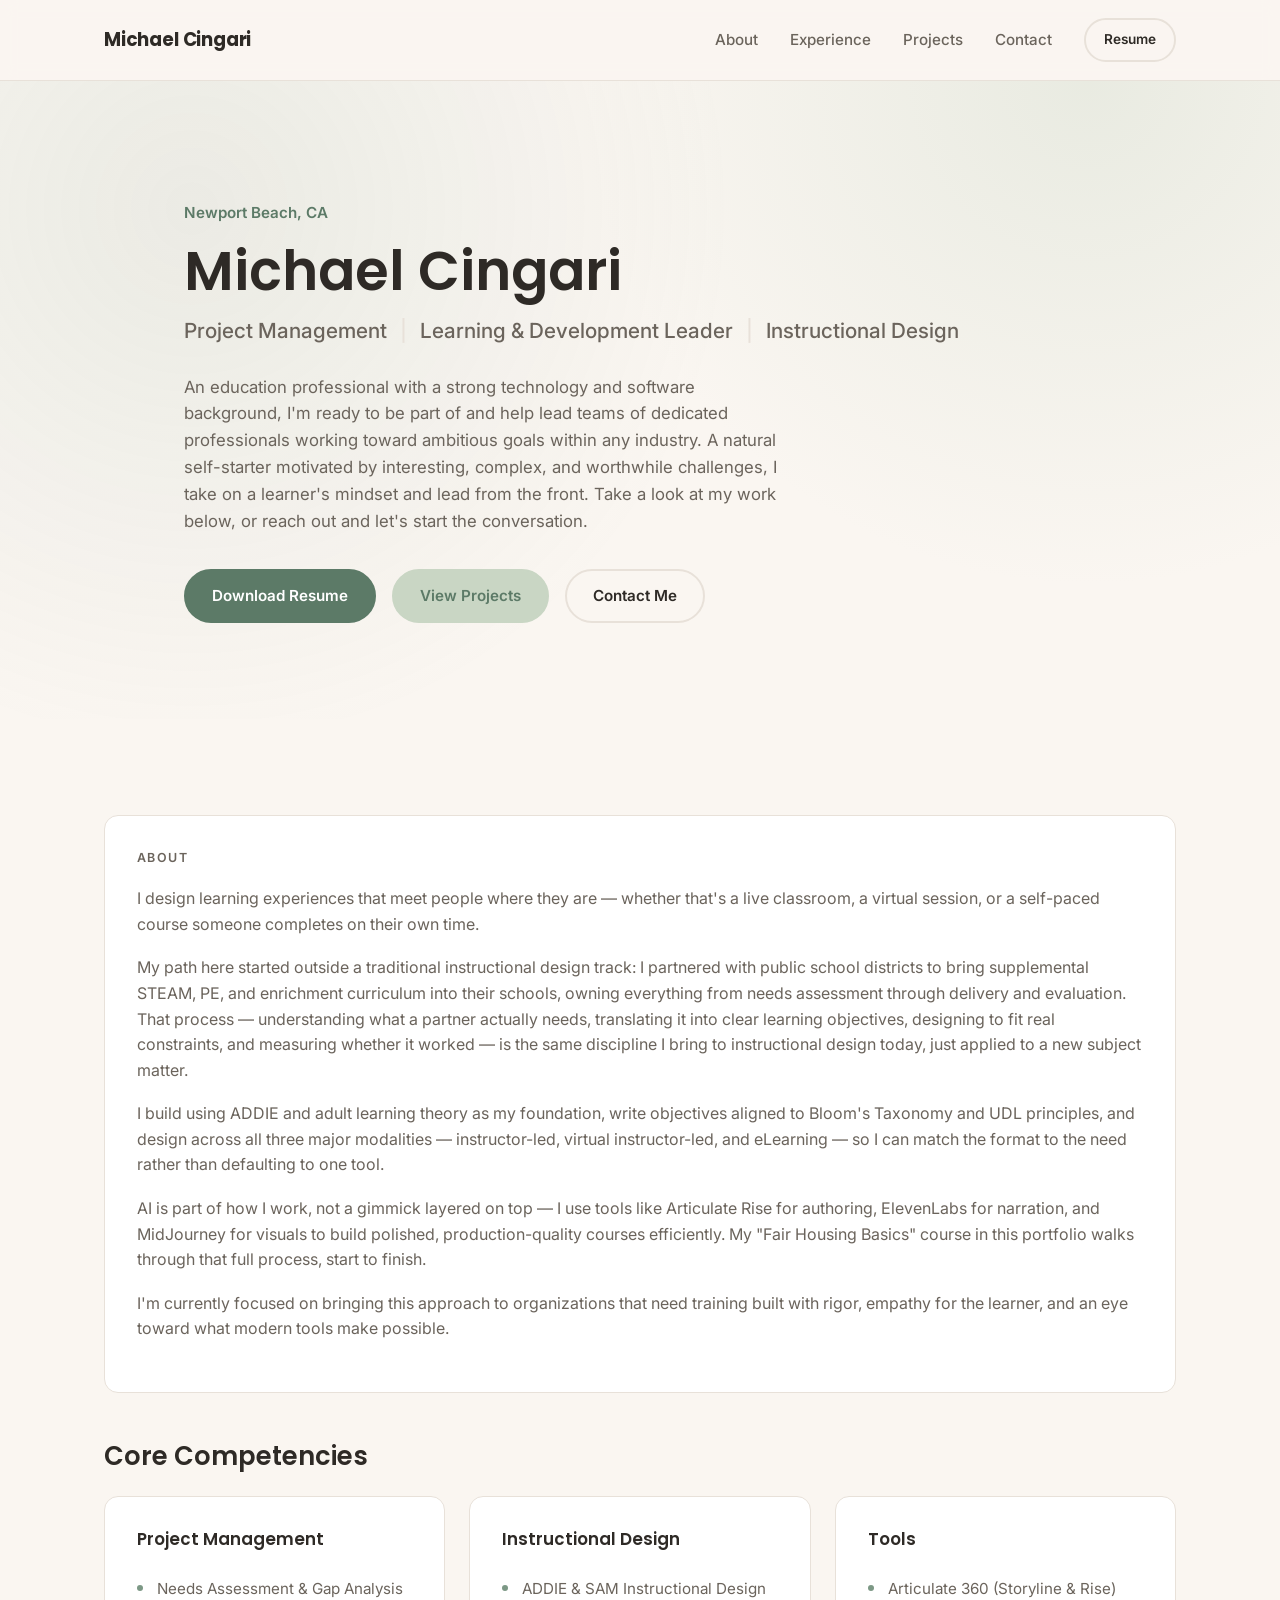
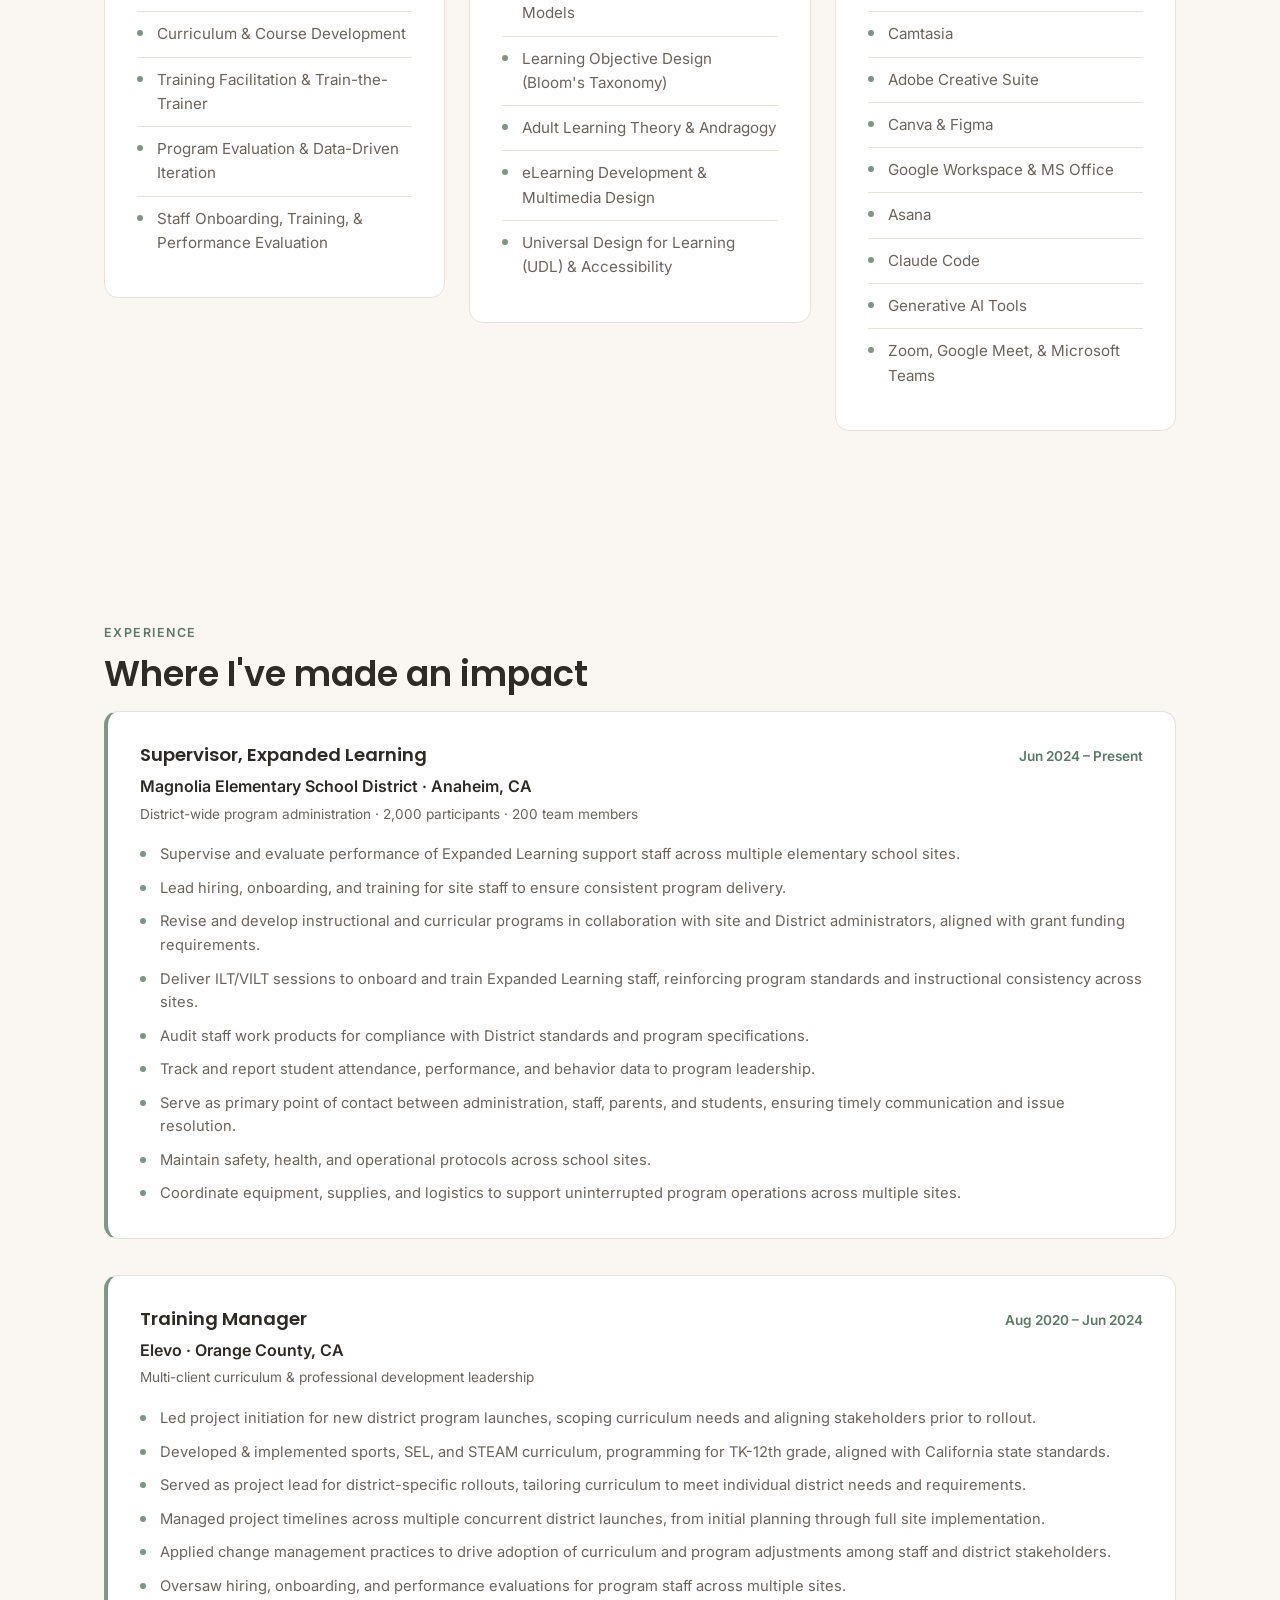
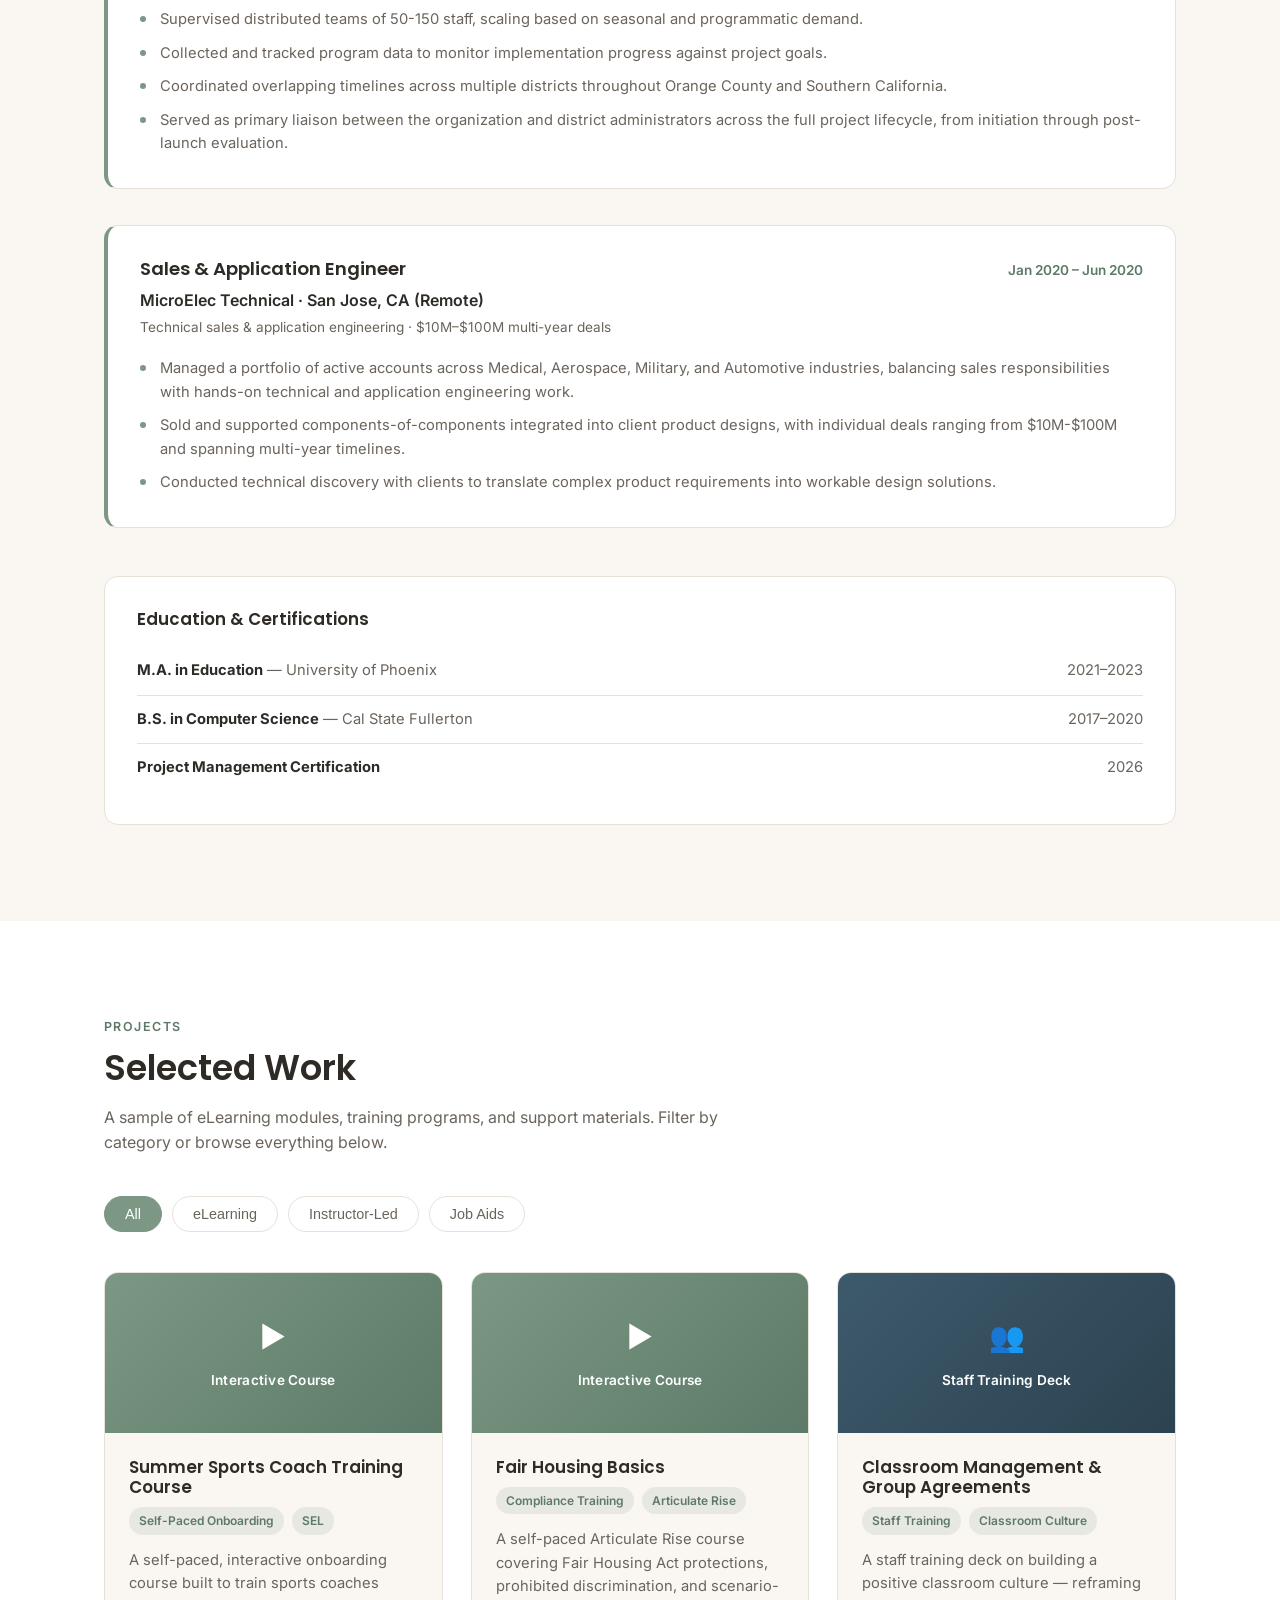
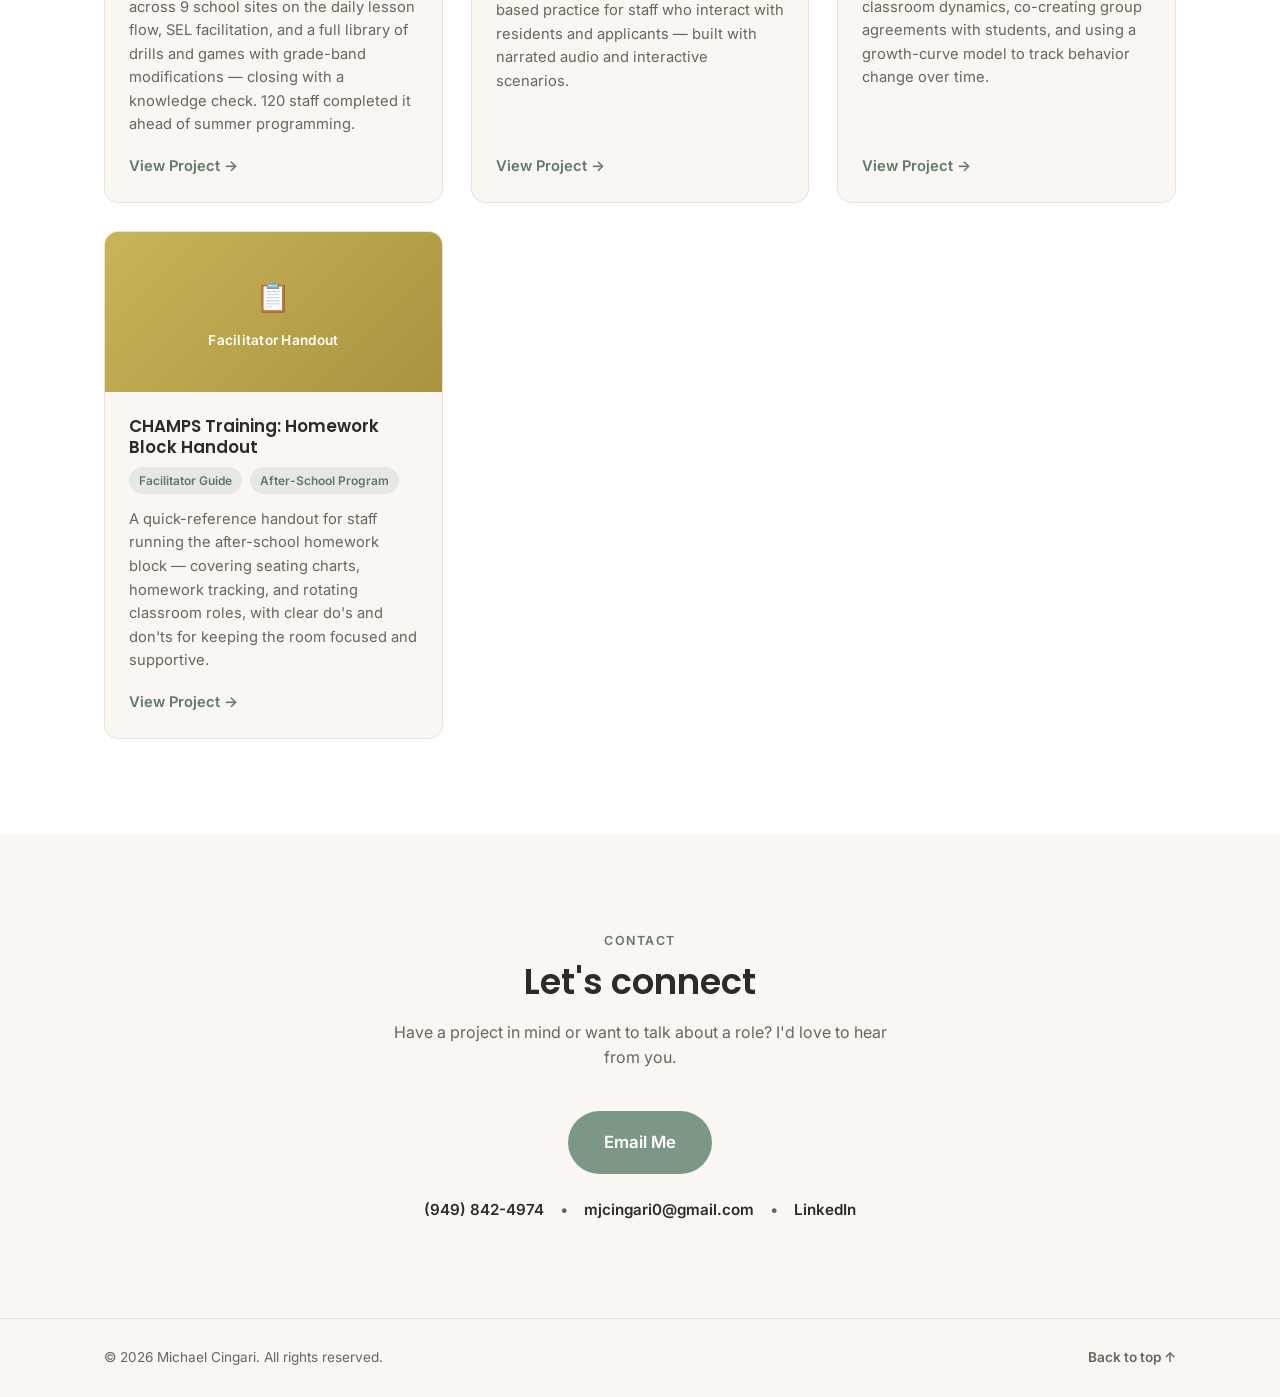
<file: index.html>
<!DOCTYPE html>
<html lang="en">
<head>
  <meta charset="UTF-8" />
  <meta name="viewport" content="width=device-width, initial-scale=1.0" />
  <title>Michael Cingari | Instructional Design Portfolio</title>
  <meta name="description" content="Michael Cingari — Learning & Development Leader and Instructional Designer. Portfolio of eLearning modules, training programs, and job aids." />

  <!-- Fonts -->
  <link rel="preconnect" href="https://fonts.googleapis.com" />
  <link rel="preconnect" href="https://fonts.gstatic.com" crossorigin />
  <link href="https://fonts.googleapis.com/css2?family=Poppins:wght@500;600;700&family=Inter:wght@400;500;600&display=swap" rel="stylesheet" />

  <link rel="stylesheet" href="css/style.css" />
  <link rel="icon" href="data:,">
</head>
<body>

  <!-- ===== Header / Nav ===== -->
  <header class="site-header">
    <div class="container header-inner">
      <a href="#top" class="logo">Michael Cingari</a>

      <nav class="main-nav" id="main-nav">
        <a href="#about">About</a>
        <a href="#experience">Experience</a>
        <a href="#projects">Projects</a>
        <a href="#contact">Contact</a>
        <a href="assets/resume/Michael-Cingari-Resume.pdf" class="btn btn-outline btn-sm" download>Resume</a>
      </nav>

      <button class="nav-toggle" id="nav-toggle" aria-label="Toggle menu" aria-expanded="false">
        <span></span><span></span><span></span>
      </button>
    </div>
  </header>

  <main id="top">

    <!-- ===== Hero ===== -->
    <section class="hero">
      <div class="container hero-inner">
        <p class="hero-location">Newport Beach, CA</p>
        <h1>Michael Cingari</h1>
        <p class="tagline">
          <span class="role">Project Management</span>
          <span class="role-sep" aria-hidden="true">|</span>
          <span class="role">Learning &amp; Development Leader</span>
          <span class="role-sep" aria-hidden="true">|</span>
          <span class="role">Instructional Design</span>
        </p>
        <p class="hero-summary">
          An education professional with a strong technology and software background, I'm
          ready to be part of and help lead teams of dedicated professionals working toward
          ambitious goals within any industry. A natural self-starter motivated by
          interesting, complex, and worthwhile challenges, I take on a learner's mindset and
          lead from the front. Take a look at my work below, or reach out and let's start the
          conversation.
        </p>
        <div class="hero-actions">
          <a href="assets/resume/Michael-Cingari-Resume.pdf" class="btn btn-accent" download>Download Resume</a>
          <a href="#projects" class="btn btn-light">View Projects</a>
          <a href="#contact" class="btn btn-outline">Contact Me</a>
        </div>
      </div>
    </section>

    <!-- ===== About ===== -->
    <section id="about" class="section about">
      <div class="container">
        <div class="about-text">
          <p class="section-label">About</p>
          <p>
            I design learning experiences that meet people where they are — whether that's a
            live classroom, a virtual session, or a self-paced course someone completes on
            their own time.
          </p>
          <p>
            My path here started outside a traditional instructional design track: I partnered
            with public school districts to bring supplemental STEAM, PE, and enrichment
            curriculum into their schools, owning everything from needs assessment through
            delivery and evaluation. That process — understanding what a partner actually
            needs, translating it into clear learning objectives, designing to fit real
            constraints, and measuring whether it worked — is the same discipline I bring to
            instructional design today, just applied to a new subject matter.
          </p>
          <p>
            I build using ADDIE and adult learning theory as my foundation, write objectives
            aligned to Bloom's Taxonomy and UDL principles, and design across all three major
            modalities — instructor-led, virtual instructor-led, and eLearning — so I can match
            the format to the need rather than defaulting to one tool.
          </p>
          <p>
            AI is part of how I work, not a gimmick layered on top — I use tools like
            Articulate Rise for authoring, ElevenLabs for narration, and MidJourney for visuals
            to build polished, production-quality courses efficiently. My "Fair Housing Basics"
            course in this portfolio walks through that full process, start to finish.
          </p>
          <p>
            I'm currently focused on bringing this approach to organizations that need
            training built with rigor, empathy for the learner, and an eye toward what modern
            tools make possible.
          </p>
        </div>

        <h3 class="skills-grid-heading">Core Competencies</h3>
        <div class="about-skills-grid">
          <div class="about-skills">
            <h3>Project Management</h3>
            <ul class="skills-list">
              <li>Needs Assessment &amp; Gap Analysis</li>
              <li>Curriculum &amp; Course Development</li>
              <li>Training Facilitation &amp; Train-the-Trainer</li>
              <li>Program Evaluation &amp; Data-Driven Iteration</li>
              <li>Staff Onboarding, Training, &amp; Performance Evaluation</li>
            </ul>
          </div>

          <div class="about-skills">
            <h3>Instructional Design</h3>
            <ul class="skills-list">
              <li>ADDIE &amp; SAM Instructional Design Models</li>
              <li>Learning Objective Design (Bloom's Taxonomy)</li>
              <li>Adult Learning Theory &amp; Andragogy</li>
              <li>eLearning Development &amp; Multimedia Design</li>
              <li>Universal Design for Learning (UDL) &amp; Accessibility</li>
            </ul>
          </div>

          <div class="about-skills">
            <h3>Tools</h3>
            <ul class="skills-list">
              <li>Articulate 360 (Storyline &amp; Rise)</li>
              <li>Camtasia</li>
              <li>Adobe Creative Suite</li>
              <li>Canva &amp; Figma</li>
              <li>Google Workspace &amp; MS Office</li>
              <li>Asana</li>
              <li>Claude Code</li>
              <li>Generative AI Tools</li>
              <li>Zoom, Google Meet, &amp; Microsoft Teams</li>
            </ul>
          </div>
        </div>
      </div>
    </section>

    <!-- ===== Experience ===== -->
    <section id="experience" class="section experience">
      <div class="container">
        <p class="section-label">Experience</p>
        <h2>Where I've made an impact</h2>

        <div class="timeline">
          <article class="timeline-item">
            <div class="timeline-heading">
              <h3>Supervisor, Expanded Learning</h3>
              <span class="timeline-dates">Jun 2024 – Present</span>
            </div>
            <p class="timeline-org">Magnolia Elementary School District · Anaheim, CA</p>
            <p class="timeline-meta">District-wide program administration · 2,000 participants · 200 team members</p>
            <ul class="timeline-list">
              <li>Supervise and evaluate performance of Expanded Learning support staff across multiple elementary school sites.</li>
              <li>Lead hiring, onboarding, and training for site staff to ensure consistent program delivery.</li>
              <li>Revise and develop instructional and curricular programs in collaboration with site and District administrators, aligned with grant funding requirements.</li>
              <li>Deliver ILT/VILT sessions to onboard and train Expanded Learning staff, reinforcing program standards and instructional consistency across sites.</li>
              <li>Audit staff work products for compliance with District standards and program specifications.</li>
              <li>Track and report student attendance, performance, and behavior data to program leadership.</li>
              <li>Serve as primary point of contact between administration, staff, parents, and students, ensuring timely communication and issue resolution.</li>
              <li>Maintain safety, health, and operational protocols across school sites.</li>
              <li>Coordinate equipment, supplies, and logistics to support uninterrupted program operations across multiple sites.</li>
            </ul>
          </article>

          <article class="timeline-item">
            <div class="timeline-heading">
              <h3>Training Manager</h3>
              <span class="timeline-dates">Aug 2020 – Jun 2024</span>
            </div>
            <p class="timeline-org">Elevo · Orange County, CA</p>
            <p class="timeline-meta">Multi-client curriculum &amp; professional development leadership</p>
            <ul class="timeline-list">
              <li>Led project initiation for new district program launches, scoping curriculum needs and aligning stakeholders prior to rollout.</li>
              <li>Developed &amp; implemented sports, SEL, and STEAM curriculum, programming for TK-12th grade, aligned with California state standards.</li>
              <li>Served as project lead for district-specific rollouts, tailoring curriculum to meet individual district needs and requirements.</li>
              <li>Managed project timelines across multiple concurrent district launches, from initial planning through full site implementation.</li>
              <li>Applied change management practices to drive adoption of curriculum and program adjustments among staff and district stakeholders.</li>
              <li>Oversaw hiring, onboarding, and performance evaluations for program staff across multiple sites.</li>
              <li>Supervised distributed teams of 50-150 staff, scaling based on seasonal and programmatic demand.</li>
              <li>Collected and tracked program data to monitor implementation progress against project goals.</li>
              <li>Coordinated overlapping timelines across multiple districts throughout Orange County and Southern California.</li>
              <li>Served as primary liaison between the organization and district administrators across the full project lifecycle, from initiation through post-launch evaluation.</li>
            </ul>
          </article>

          <article class="timeline-item">
            <div class="timeline-heading">
              <h3>Sales &amp; Application Engineer</h3>
              <span class="timeline-dates">Jan 2020 – Jun 2020</span>
            </div>
            <p class="timeline-org">MicroElec Technical · San Jose, CA (Remote)</p>
            <p class="timeline-meta">Technical sales &amp; application engineering · $10M–$100M multi-year deals</p>
            <ul class="timeline-list">
              <li>Managed a portfolio of active accounts across Medical, Aerospace, Military, and Automotive industries, balancing sales responsibilities with hands-on technical and application engineering work.</li>
              <li>Sold and supported components-of-components integrated into client product designs, with individual deals ranging from $10M-$100M and spanning multi-year timelines.</li>
              <li>Conducted technical discovery with clients to translate complex product requirements into workable design solutions.</li>
            </ul>
          </article>
        </div>

        <div class="education-block">
          <h3>Education &amp; Certifications</h3>
          <ul class="education-list">
            <li>
              <span class="edu-degree"><strong>M.A. in Education</strong> — University of Phoenix</span>
              <span class="edu-date">2021–2023</span>
            </li>
            <li>
              <span class="edu-degree"><strong>B.S. in Computer Science</strong> — Cal State Fullerton</span>
              <span class="edu-date">2017–2020</span>
            </li>
            <li>
              <span class="edu-degree"><strong>Project Management Certification</strong></span>
              <span class="edu-date">2026</span>
            </li>
          </ul>
        </div>
      </div>
    </section>

    <!-- ===== Projects ===== -->
    <section id="projects" class="section projects">
      <div class="container">
        <p class="section-label">Projects</p>
        <h2>Selected Work</h2>
        <p class="section-intro">
          A sample of eLearning modules, training programs, and support materials. Filter by
          category or browse everything below.
        </p>

        <div class="filter-bar" id="filter-bar">
          <button class="filter-btn active" data-filter="all">All</button>
          <button class="filter-btn" data-filter="elearning">eLearning</button>
          <button class="filter-btn" data-filter="ilt">Instructor-Led</button>
          <button class="filter-btn" data-filter="jobaid">Job Aids</button>
        </div>

        <!--
          PROJECT CARD TEMPLATE
          To add a new project: duplicate one <article class="project-card"> block below,
          update data-category, the thumbnail label/icon, title, tags, description, and the
          "View Project" link (point it at a file in /projects or an external review link).
          Category values wired to the filter bar above: elearning, ilt, jobaid.
          "video" is also supported by the filter script — add a filter button back in if you
          add a video project.
        -->
        <div class="projects-grid" id="projects-grid">

          <article class="project-card" data-category="elearning">
            <div class="card-thumb thumb-a">
              <span class="thumb-icon" aria-hidden="true">▶</span>
              <span class="thumb-label">Interactive Course</span>
            </div>
            <div class="card-body">
              <h3>Summer Sports Coach Training Course</h3>
              <div class="card-tags">
                <span class="tag">Self-Paced Onboarding</span>
                <span class="tag">SEL</span>
              </div>
              <p>
                A self-paced, interactive onboarding course built to train sports coaches across
                9 school sites on the daily lesson flow, SEL facilitation, and a full library of
                drills and games with grade-band modifications — closing with a knowledge check.
                120 staff completed it ahead of summer programming.
              </p>
              <a href="projects/coach-training-course.html" class="card-link" target="_blank" rel="noopener">View Project →</a>
            </div>
          </article>

          <article class="project-card" data-category="elearning">
            <div class="card-thumb thumb-a">
              <span class="thumb-icon" aria-hidden="true">▶</span>
              <span class="thumb-label">Interactive Course</span>
            </div>
            <div class="card-body">
              <h3>Fair Housing Basics</h3>
              <div class="card-tags">
                <span class="tag">Compliance Training</span>
                <span class="tag">Articulate Rise</span>
              </div>
              <p>
                A self-paced Articulate Rise course covering Fair Housing Act protections,
                prohibited discrimination, and scenario-based practice for staff who interact
                with residents and applicants — built with narrated audio and interactive
                scenarios.
              </p>
              <a href="projects/fair-housing-basics/content/index.html" class="card-link" target="_blank" rel="noopener">View Project →</a>
            </div>
          </article>

          <article class="project-card" data-category="ilt">
            <div class="card-thumb thumb-b">
              <span class="thumb-icon" aria-hidden="true">👥</span>
              <span class="thumb-label">Staff Training Deck</span>
            </div>
            <div class="card-body">
              <h3>Classroom Management &amp; Group Agreements</h3>
              <div class="card-tags">
                <span class="tag">Staff Training</span>
                <span class="tag">Classroom Culture</span>
              </div>
              <p>
                A staff training deck on building a positive classroom culture — reframing
                classroom dynamics, co-creating group agreements with students, and using a
                growth-curve model to track behavior change over time.
              </p>
              <a href="projects/classroom-management-group-agreements.pdf" class="card-link" target="_blank" rel="noopener">View Project →</a>
            </div>
          </article>

          <article class="project-card" data-category="jobaid">
            <div class="card-thumb thumb-c">
              <span class="thumb-icon" aria-hidden="true">📋</span>
              <span class="thumb-label">Facilitator Handout</span>
            </div>
            <div class="card-body">
              <h3>CHAMPS Training: Homework Block Handout</h3>
              <div class="card-tags">
                <span class="tag">Facilitator Guide</span>
                <span class="tag">After-School Program</span>
              </div>
              <p>
                A quick-reference handout for staff running the after-school homework block —
                covering seating charts, homework tracking, and rotating classroom roles, with
                clear do's and don'ts for keeping the room focused and supportive.
              </p>
              <a href="projects/champs-homework-block-handout.pdf" class="card-link" target="_blank" rel="noopener">View Project →</a>
            </div>
          </article>

        </div>

        <p class="empty-state" id="empty-state" hidden>No projects in this category yet.</p>
      </div>
    </section>

    <!-- ===== Contact ===== -->
    <section id="contact" class="section contact">
      <div class="container contact-inner">
        <p class="section-label">Contact</p>
        <h2>Let's connect</h2>
        <p class="section-intro">
          Have a project in mind or want to talk about a role? I'd love to hear from you.
        </p>
        <a href="mailto:mjcingari0@gmail.com" class="btn btn-primary btn-lg">Email Me</a>
        <div class="contact-links">
          <a href="tel:+19498424974">(949) 842-4974</a>
          <span class="dot" aria-hidden="true">•</span>
          <a href="mailto:mjcingari0@gmail.com">mjcingari0@gmail.com</a>
          <span class="dot" aria-hidden="true">•</span>
          <a href="https://www.linkedin.com/in/michael-cingari-381017b8/" target="_blank" rel="noopener">LinkedIn</a>
        </div>
      </div>
    </section>

  </main>

  <footer class="site-footer">
    <div class="container footer-inner">
      <p>&copy; <span id="year"></span> Michael Cingari. All rights reserved.</p>
      <a href="#top" class="back-to-top">Back to top ↑</a>
    </div>
  </footer>

  <script src="js/main.js"></script>
</body>
</html>
</file>
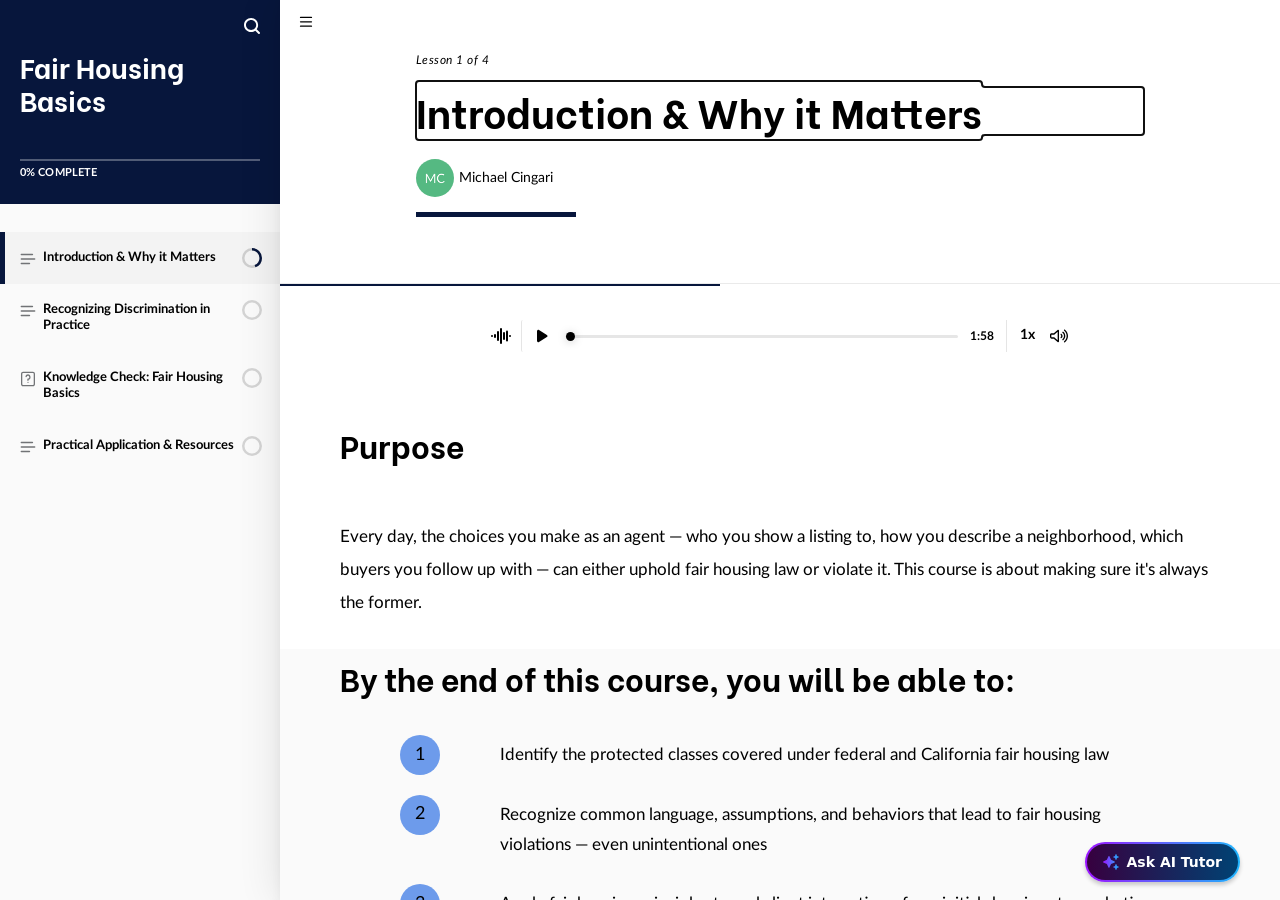
<file: projects/fair-housing-basics-raw-LJELBG0f (1)/content/index.html>
<!doctype html>
<!-- 
course package version: LJELBG0f
rise_frontend sha: 98ac12b455642e4385afce6d5a850cb9b98d5d4d
ai_scenario sha: 32307d9adf20c2ef70dbe43adbb7ed4ef85c803d
learn_distribution_frontend sha: 8fddd2f56528f29818193d9cc1c8115b83bb6966
mondrian sha: 50ee8418fe6979449c0eed8f11dd10e775b7b180
sandbox sha: 42753f3391b109fa3788c525c22880445ab48325
 -->
<html lang="en">
  <head>
    <meta charset="utf-8">
    <meta name="viewport" content="width=device-width,initial-scale=1">
    <title>Fair Housing Basics</title>
    
    <script type="application/json" id="__CONFIG__">
      {"remoteManifest":{"ai_scenario":{".js":["ai-scenario/entry.js"]},"learn_distribution_frontend":{".js":["learn_dist/entry.js"]},"mondrian":{".js":["mondrian/entry.js"]}},"assetTargetPrefixes":{"media":"assets","font":"lib/fonts"},"loadOnlyInLms":false}
    </script>
    
    <script src="lib/dist/8f089cd2.js"></script>
  </head>
  <body>
    <div id="app"></div>
    
      <script src="lib/rise/91c01367.js"></script>
    
  </body>
</html>
</file>
<file: css/style.css>
/* ===================================================
   Design tokens
=================================================== */
:root {
  --color-bg: #FAF6F1;
  --color-surface: #FFFFFF;
  --color-text: #2E2A26;
  --color-text-muted: #6B645C;
  --color-border: #E8E1D9;
  --color-accent: #7C9885;
  --color-accent-dark: #5C7A67;
  --color-accent-soft: #C9D6C4;

  --font-heading: 'Poppins', 'Segoe UI', sans-serif;
  --font-body: 'Inter', 'Segoe UI', sans-serif;

  --max-width: 1120px;
  --radius: 14px;
  --shadow-sm: 0 1px 3px rgba(46, 42, 38, 0.08);
  --shadow-md: 0 8px 24px rgba(46, 42, 38, 0.10);
}

/* ===================================================
   Reset & base
=================================================== */
* { box-sizing: border-box; margin: 0; padding: 0; }

html { scroll-behavior: smooth; }

body {
  font-family: var(--font-body);
  color: var(--color-text);
  background: var(--color-bg);
  line-height: 1.6;
  -webkit-font-smoothing: antialiased;
}

img { max-width: 100%; display: block; }

a { color: inherit; text-decoration: none; }

ul { list-style: none; }

h1, h2, h3 { font-family: var(--font-heading); font-weight: 600; line-height: 1.2; }

.container {
  max-width: var(--max-width);
  margin: 0 auto;
  padding: 0 24px;
}

.section { padding: 96px 0; }

.section-label {
  text-transform: uppercase;
  letter-spacing: 0.12em;
  font-size: 0.78rem;
  font-weight: 600;
  color: var(--color-accent-dark);
  margin-bottom: 10px;
}

.section h2 {
  font-size: clamp(1.7rem, 3vw, 2.2rem);
  margin-bottom: 16px;
}

.section-intro {
  color: var(--color-text-muted);
  max-width: 620px;
  margin-bottom: 40px;
}

/* ===================================================
   Buttons
=================================================== */
.btn {
  display: inline-flex;
  align-items: center;
  justify-content: center;
  gap: 8px;
  padding: 13px 26px;
  border-radius: 999px;
  font-weight: 600;
  font-size: 0.95rem;
  cursor: pointer;
  border: 2px solid transparent;
  transition: transform 0.15s ease, background 0.15s ease, color 0.15s ease, border-color 0.15s ease;
}

.btn:hover { transform: translateY(-2px); }

.btn-primary {
  background: var(--color-accent);
  color: #fff;
}
.btn-primary:hover { background: var(--color-accent-dark); }

.btn-outline {
  background: transparent;
  border-color: var(--color-border);
  color: var(--color-text);
}
.btn-outline:hover { border-color: var(--color-accent); color: var(--color-accent-dark); }

.btn-light {
  background: var(--color-accent-soft);
  border-color: var(--color-accent-soft);
  color: var(--color-accent-dark);
}
.btn-light:hover { background: var(--color-accent); border-color: var(--color-accent); color: #fff; }

.btn-accent {
  background: var(--color-accent-dark);
  border-color: var(--color-accent-dark);
  color: #fff;
}
.btn-accent:hover { background: var(--color-accent); border-color: var(--color-accent); }

.btn-sm { padding: 9px 18px; font-size: 0.85rem; }
.btn-lg { padding: 16px 34px; font-size: 1.05rem; }

/* ===================================================
   Header / Nav
=================================================== */
.site-header {
  position: sticky;
  top: 0;
  z-index: 100;
  background: rgba(250, 246, 241, 0.9);
  backdrop-filter: blur(8px);
  border-bottom: 1px solid var(--color-border);
}

.header-inner {
  display: flex;
  align-items: center;
  justify-content: space-between;
  padding-top: 18px;
  padding-bottom: 18px;
}

.logo {
  font-family: var(--font-heading);
  font-weight: 700;
  font-size: 1.15rem;
  letter-spacing: -0.01em;
}

.main-nav {
  display: flex;
  align-items: center;
  gap: 32px;
}

.main-nav a:not(.btn) {
  font-weight: 500;
  font-size: 0.95rem;
  color: var(--color-text-muted);
  transition: color 0.15s ease;
}
.main-nav a:not(.btn):hover { color: var(--color-accent-dark); }

.nav-toggle {
  display: none;
  flex-direction: column;
  gap: 5px;
  background: none;
  border: none;
  cursor: pointer;
  padding: 8px;
}
.nav-toggle span {
  width: 24px;
  height: 2px;
  background: var(--color-text);
  border-radius: 2px;
}

/* ===================================================
   Hero
=================================================== */
.hero {
  padding: 120px 0 96px;
  background:
    radial-gradient(circle at 15% 20%, rgba(124,152,133,0.12), transparent 45%),
    radial-gradient(circle at 85% 0%, rgba(201,214,196,0.35), transparent 40%);
}

.hero-inner { max-width: 960px; }

.eyebrow {
  text-transform: uppercase;
  letter-spacing: 0.14em;
  font-size: 0.78rem;
  font-weight: 600;
  color: var(--color-accent-dark);
  margin-bottom: 18px;
}

.hero h1 {
  font-size: clamp(2.4rem, 5vw, 3.4rem);
  margin-bottom: 10px;
}

.tagline {
  font-size: clamp(1.05rem, 2vw, 1.3rem);
  color: var(--color-text-muted);
  font-weight: 500;
  margin-bottom: 26px;
}
.tagline .role { white-space: nowrap; }
.tagline .role-sep { margin: 0 8px; color: var(--color-border); }

.hero-location {
  font-size: 0.95rem;
  font-weight: 600;
  color: var(--color-accent-dark);
  margin-bottom: 14px;
}

.hero-summary {
  font-size: 1.05rem;
  color: var(--color-text-muted);
  margin-bottom: 34px;
  max-width: 600px;
}

.hero-actions { display: flex; gap: 16px; flex-wrap: wrap; }

/* ===================================================
   About
=================================================== */
.about-text {
  background: var(--color-surface);
  border: 1px solid var(--color-border);
  border-radius: var(--radius);
  padding: 32px;
  margin-bottom: 48px;
}
.about-text p { color: var(--color-text-muted); margin-bottom: 18px; }
.about-text .btn { margin-top: 8px; }

.skills-grid-heading {
  font-size: clamp(1.3rem, 2.4vw, 1.6rem);
  margin-bottom: 24px;
}

.about-skills-grid {
  display: grid;
  grid-template-columns: repeat(3, 1fr);
  gap: 24px;
  align-items: start;
}

.about-skills {
  background: var(--color-surface);
  border: 1px solid var(--color-border);
  border-radius: var(--radius);
  padding: 32px;
}

.about-skills h3 {
  font-size: 1.05rem;
  margin-bottom: 18px;
}

.skills-list li {
  padding: 10px 0;
  border-bottom: 1px solid var(--color-border);
  font-size: 0.95rem;
  color: var(--color-text-muted);
  position: relative;
  padding-left: 20px;
}
.skills-list li:last-child { border-bottom: none; }
.skills-list li::before {
  content: '';
  position: absolute;
  left: 0;
  top: 18px;
  width: 6px;
  height: 6px;
  border-radius: 50%;
  background: var(--color-accent);
}

/* ===================================================
   Experience
=================================================== */
.timeline {
  display: flex;
  flex-direction: column;
  gap: 36px;
  margin-bottom: 48px;
}

.timeline-item {
  background: var(--color-surface);
  border: 1px solid var(--color-border);
  border-radius: var(--radius);
  padding: 32px;
  border-left: 4px solid var(--color-accent);
}

.timeline-heading {
  display: flex;
  justify-content: space-between;
  align-items: baseline;
  flex-wrap: wrap;
  gap: 8px;
  margin-bottom: 6px;
}

.timeline-heading h3 { font-size: 1.15rem; }

.timeline-dates {
  font-size: 0.85rem;
  font-weight: 600;
  color: var(--color-accent-dark);
  white-space: nowrap;
}

.timeline-org {
  font-weight: 600;
  color: var(--color-text);
  margin-bottom: 4px;
}

.timeline-meta {
  font-size: 0.85rem;
  color: var(--color-text-muted);
  margin-bottom: 18px;
}

.timeline-list {
  display: flex;
  flex-direction: column;
  gap: 10px;
}

.timeline-list li {
  font-size: 0.92rem;
  color: var(--color-text-muted);
  position: relative;
  padding-left: 20px;
}

.timeline-list li::before {
  content: '';
  position: absolute;
  left: 0;
  top: 8px;
  width: 6px;
  height: 6px;
  border-radius: 50%;
  background: var(--color-accent);
}

.education-block {
  background: var(--color-surface);
  border: 1px solid var(--color-border);
  border-radius: var(--radius);
  padding: 32px;
}

.education-block h3 { font-size: 1.05rem; margin-bottom: 18px; }

.education-list li {
  display: flex;
  justify-content: space-between;
  flex-wrap: wrap;
  gap: 4px 16px;
  padding: 12px 0;
  border-bottom: 1px solid var(--color-border);
  font-size: 0.92rem;
  color: var(--color-text-muted);
}

.education-list li:last-child { border-bottom: none; }

.edu-degree { color: var(--color-text-muted); }
.edu-degree strong { color: var(--color-text); }

.edu-date {
  color: var(--color-text-muted);
  white-space: nowrap;
  margin-left: 16px;
}

/* ===================================================
   Projects
=================================================== */
.projects { background: var(--color-surface); }

.filter-bar {
  display: flex;
  gap: 10px;
  flex-wrap: wrap;
  margin-bottom: 40px;
}

.filter-btn {
  padding: 9px 20px;
  border-radius: 999px;
  border: 1.5px solid var(--color-border);
  background: transparent;
  color: var(--color-text-muted);
  font-weight: 500;
  font-size: 0.9rem;
  cursor: pointer;
  transition: all 0.15s ease;
}

.filter-btn:hover { border-color: var(--color-accent); color: var(--color-accent-dark); }

.filter-btn.active {
  background: var(--color-accent);
  border-color: var(--color-accent);
  color: #fff;
}

.projects-grid {
  display: grid;
  grid-template-columns: repeat(auto-fill, minmax(300px, 1fr));
  gap: 28px;
}

.project-card {
  background: var(--color-bg);
  border: 1px solid var(--color-border);
  border-radius: var(--radius);
  overflow: hidden;
  transition: transform 0.2s ease, box-shadow 0.2s ease;
  display: flex;
  flex-direction: column;
}

.project-card:hover {
  transform: translateY(-4px);
  box-shadow: var(--shadow-md);
}

.card-thumb {
  height: 160px;
  display: flex;
  flex-direction: column;
  align-items: center;
  justify-content: center;
  gap: 10px;
  color: #fff;
}

.thumb-icon { font-size: 1.8rem; }
.thumb-label { font-size: 0.85rem; font-weight: 600; letter-spacing: 0.02em; }

.thumb-a { background: linear-gradient(135deg, #7C9885, #5C7A67); }
.thumb-b { background: linear-gradient(135deg, #3D5A6C, #2C4250); }
.thumb-c { background: linear-gradient(135deg, #C9B458, #A89440); }
.thumb-d { background: linear-gradient(135deg, #81B29A, #4F8267); }
.thumb-e { background: linear-gradient(135deg, #6B8F71, #435C46); }
.thumb-f { background: linear-gradient(135deg, #6B645C, #4A453F); }

.card-body {
  padding: 24px;
  display: flex;
  flex-direction: column;
  flex: 1;
}

.card-body h3 {
  font-size: 1.05rem;
  margin-bottom: 10px;
}

.card-tags {
  display: flex;
  gap: 8px;
  flex-wrap: wrap;
  margin-bottom: 14px;
}

.tag {
  font-size: 0.75rem;
  font-weight: 600;
  color: var(--color-accent-dark);
  background: rgba(124, 152, 133, 0.14);
  padding: 4px 10px;
  border-radius: 999px;
}

.card-body p {
  color: var(--color-text-muted);
  font-size: 0.92rem;
  margin-bottom: 18px;
  flex: 1;
}

.card-link {
  font-weight: 600;
  font-size: 0.92rem;
  color: var(--color-accent-dark);
}
.card-link:hover { text-decoration: underline; }

.empty-state {
  text-align: center;
  color: var(--color-text-muted);
  padding: 40px 0;
}

/* ===================================================
   Contact
=================================================== */
.contact-inner { text-align: center; max-width: 560px; margin: 0 auto; }
.contact .section-intro { margin-left: auto; margin-right: auto; }

.contact-links {
  margin-top: 24px;
  color: var(--color-text-muted);
  font-size: 0.95rem;
}
.contact-links a { font-weight: 600; color: var(--color-text); }
.contact-links a:hover { color: var(--color-accent-dark); }
.contact-links .dot { margin: 0 12px; }

/* ===================================================
   Footer
=================================================== */
.site-footer { border-top: 1px solid var(--color-border); padding: 28px 0; }

.footer-inner {
  display: flex;
  justify-content: space-between;
  align-items: center;
  flex-wrap: wrap;
  gap: 12px;
  font-size: 0.85rem;
  color: var(--color-text-muted);
}

.back-to-top { font-weight: 600; }
.back-to-top:hover { color: var(--color-accent-dark); }

/* ===================================================
   Responsive
=================================================== */
@media (max-width: 860px) {
  .about-skills-grid { grid-template-columns: 1fr 1fr; }
}

@media (max-width: 720px) {
  .section { padding: 64px 0; }
  .hero { padding: 96px 0 64px; }

  .about-skills-grid { grid-template-columns: 1fr; gap: 20px; }

  .nav-toggle { display: flex; }

  .main-nav {
    position: absolute;
    top: 100%;
    left: 0;
    right: 0;
    background: var(--color-bg);
    border-bottom: 1px solid var(--color-border);
    flex-direction: column;
    align-items: flex-start;
    padding: 20px 24px 28px;
    gap: 18px;
    display: none;
  }

  .main-nav.open { display: flex; }
}
</file>
